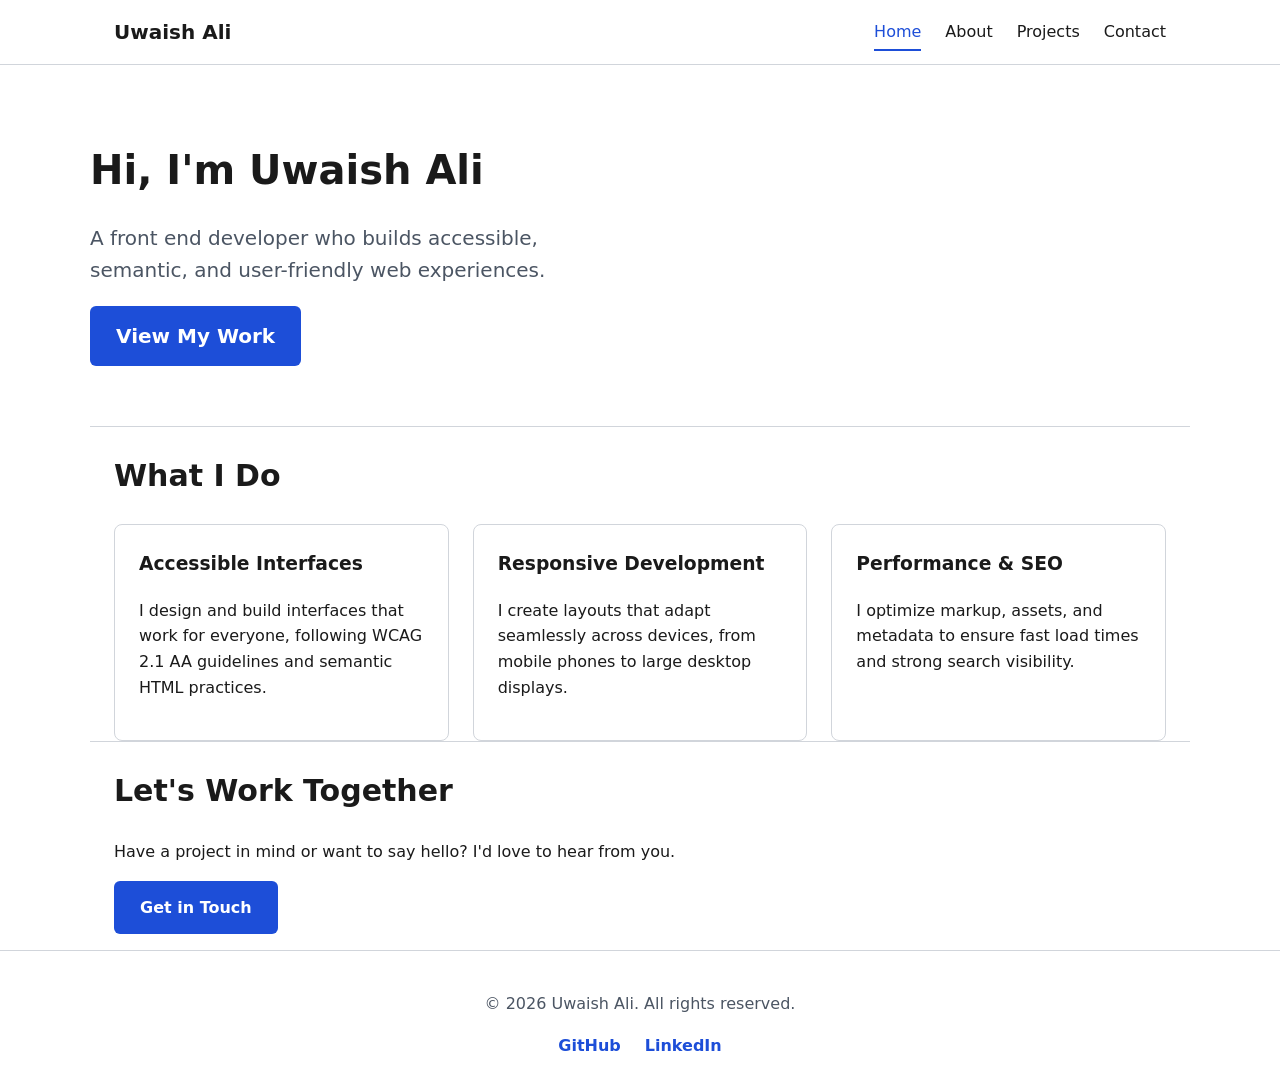
<file: Task 2/index.html>
<!DOCTYPE html>
<html lang="en">
<head>
  <meta charset="UTF-8" />
  <meta name="viewport" content="width=device-width, initial-scale=1.0" />

  <!-- SEO Meta Tags -->
  <title>Uwaish Ali | Front End Developer Portfolio</title>
  <meta name="description" content="Uwaish Ali is a front end developer specializing in accessible, semantic, and performant web applications using HTML5, CSS3, and JavaScript." />
  <meta name="author" content="Uwaish Ali" />
  <meta name="keywords" content="Uwaish Ali, front end developer, web developer portfolio, HTML5, CSS3, JavaScript, accessibility" />
  <link rel="canonical" href="https://example.com/index.html" />

  <!-- Open Graph / Social -->
  <meta property="og:title" content="Uwaish Ali | Front End Developer" />
  <meta property="og:description" content="Portfolio of Uwaish Ali, a front end developer focused on accessible and semantic web experiences." />
  <meta property="og:type" content="website" />
  <meta property="og:url" content="https://example.com/index.html" />
  <meta property="og:image" content="https://example.com/assets/og-image.jpg" />

  <meta name="twitter:card" content="summary_large_image" />
  <meta name="twitter:title" content="Uwaish Ali | Front End Developer" />
  <meta name="twitter:description" content="Portfolio of Uwaish Ali, a front end developer focused on accessible and semantic web experiences." />

  <link rel="stylesheet" href="style.css" />
</head>
<body>

  <!-- Skip link for keyboard / screen reader users -->
  <a class="skip-link" href="#main-content">Skip to main content</a>

  <header class="site-header">
    <div class="header-inner container">
      <a href="index.html" class="logo" aria-label="Uwaish Ali home page">Uwaish Ali</a>

      <nav class="primary-nav" aria-label="Primary navigation">
        <ul>
          <li><a href="index.html" aria-current="page">Home</a></li>
          <li><a href="about.html">About</a></li>
          <li><a href="projects.html">Projects</a></li>
          <li><a href="contact.html">Contact</a></li>
        </ul>
      </nav>
    </div>
  </header>

  <main id="main-content">

    <section class="hero container" aria-labelledby="hero-heading">
      <h1 id="hero-heading">Hi, I'm Uwaish Ali</h1>
      <p>A front end developer who builds accessible, semantic, and user-friendly web experiences.</p>
      <p>
        <a href="projects.html" class="btn">View My Work</a>
      </p>
    </section>

    <section class="container" aria-labelledby="intro-heading">
      <h2 id="intro-heading">What I Do</h2>
      <div class="grid">

        <article class="card">
          <h3>Accessible Interfaces</h3>
          <p>I design and build interfaces that work for everyone, following WCAG 2.1 AA guidelines and semantic HTML practices.</p>
        </article>

        <article class="card">
          <h3>Responsive Development</h3>
          <p>I create layouts that adapt seamlessly across devices, from mobile phones to large desktop displays.</p>
        </article>

        <article class="card">
          <h3>Performance &amp; SEO</h3>
          <p>I optimize markup, assets, and metadata to ensure fast load times and strong search visibility.</p>
        </article>

      </div>
    </section>

    <section class="container" aria-labelledby="cta-heading">
      <h2 id="cta-heading">Let's Work Together</h2>
      <p>Have a project in mind or want to say hello? I'd love to hear from you.</p>
      <p>
        <a href="contact.html" class="btn">Get in Touch</a>
      </p>
    </section>

  </main>

  <footer class="site-footer">
    <div class="container">
      <p>&copy; 2026 Uwaish Ali. All rights reserved.</p>
      <nav aria-label="Social media links">
        <ul class="social-list">
          <li><a href="https://github.com/" target="_blank" rel="noopener noreferrer">GitHub<span class="visually-hidden"> (opens in new tab)</span></a></li>
          <li><a href="https://linkedin.com/" target="_blank" rel="noopener noreferrer">LinkedIn<span class="visually-hidden"> (opens in new tab)</span></a></li>
        </ul>
      </nav>
    </div>
  </footer>

</body>
</html>
</file>
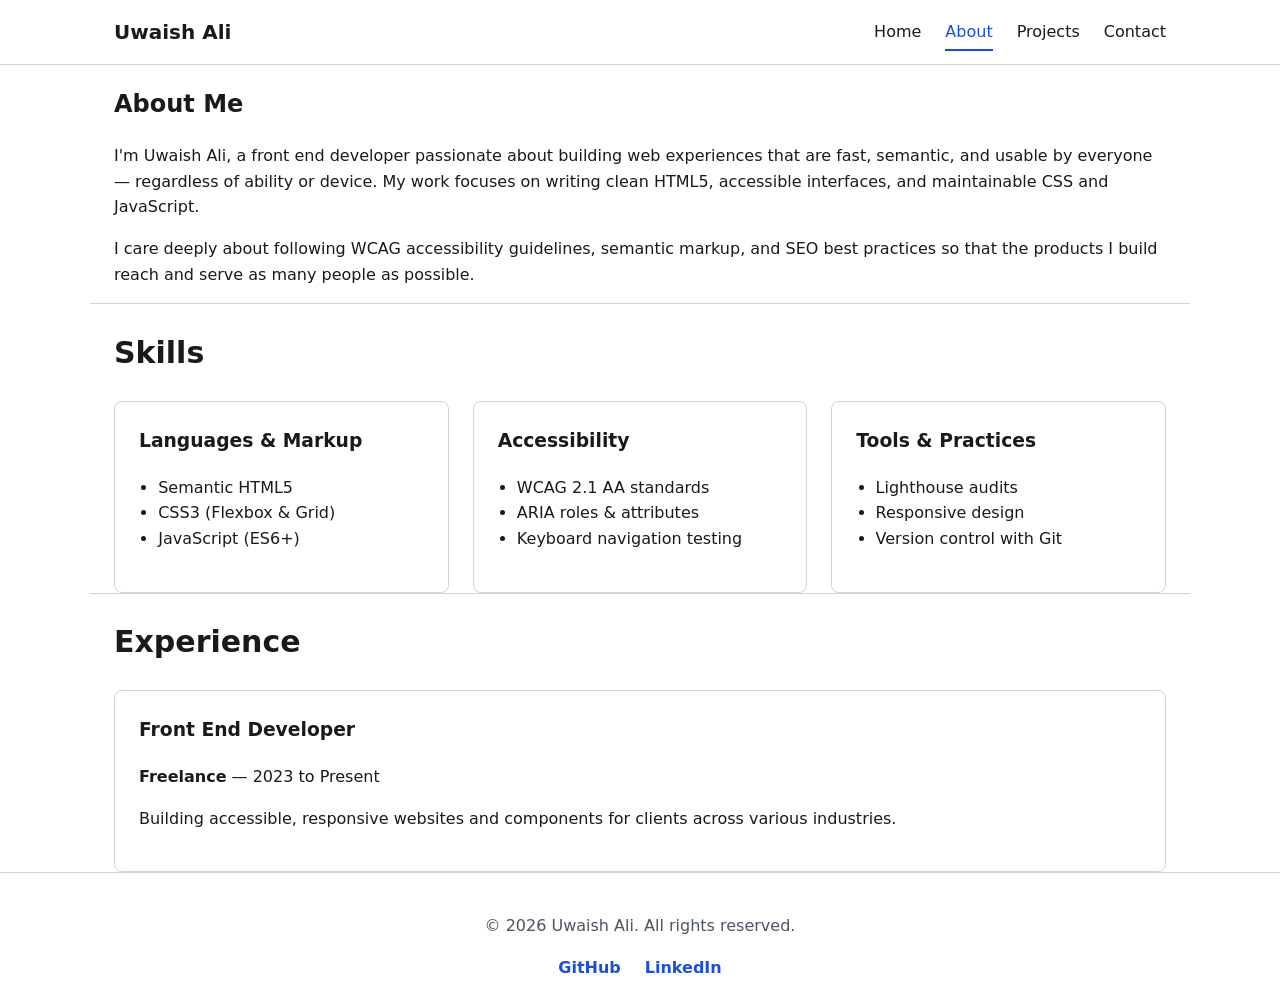
<file: Task 2/about.html>
<!DOCTYPE html>
<html lang="en">
<head>
  <meta charset="UTF-8" />
  <meta name="viewport" content="width=device-width, initial-scale=1.0" />

  <title>About | Uwaish Ali - Front End Developer</title>
  <meta name="description" content="Learn about Uwaish Ali's background, skills, and experience as a front end developer focused on accessibility and modern web standards." />
  <meta name="author" content="Uwaish Ali" />
  <link rel="canonical" href="https://example.com/about.html" />

  <meta property="og:title" content="About Uwaish Ali" />
  <meta property="og:description" content="Background, skills, and experience of front end developer Uwaish Ali." />
  <meta property="og:type" content="website" />
  <meta property="og:url" content="https://example.com/about.html" />

  <link rel="stylesheet" href="style.css" />
</head>
<body>

  <a class="skip-link" href="#main-content">Skip to main content</a>

  <header class="site-header">
    <div class="header-inner container">
      <a href="index.html" class="logo" aria-label="Uwaish Ali home page">Uwaish Ali</a>

      <nav class="primary-nav" aria-label="Primary navigation">
        <ul>
          <li><a href="index.html">Home</a></li>
          <li><a href="about.html" aria-current="page">About</a></li>
          <li><a href="projects.html">Projects</a></li>
          <li><a href="contact.html">Contact</a></li>
        </ul>
      </nav>
    </div>
  </header>

  <main id="main-content">

    <section class="container" aria-labelledby="about-heading">
      <h1 id="about-heading">About Me</h1>
      <p>
        I'm Uwaish Ali, a front end developer passionate about building web experiences
        that are fast, semantic, and usable by everyone &mdash; regardless of ability or device.
        My work focuses on writing clean HTML5, accessible interfaces, and maintainable CSS and JavaScript.
      </p>
      <p>
        I care deeply about following WCAG accessibility guidelines, semantic markup,
        and SEO best practices so that the products I build reach and serve as many people as possible.
      </p>
    </section>

    <section class="container" aria-labelledby="skills-heading">
      <h2 id="skills-heading">Skills</h2>
      <div class="grid">

        <article class="card">
          <h3>Languages &amp; Markup</h3>
          <ul>
            <li>Semantic HTML5</li>
            <li>CSS3 (Flexbox &amp; Grid)</li>
            <li>JavaScript (ES6+)</li>
          </ul>
        </article>

        <article class="card">
          <h3>Accessibility</h3>
          <ul>
            <li>WCAG 2.1 AA standards</li>
            <li>ARIA roles &amp; attributes</li>
            <li>Keyboard navigation testing</li>
          </ul>
        </article>

        <article class="card">
          <h3>Tools &amp; Practices</h3>
          <ul>
            <li>Lighthouse audits</li>
            <li>Responsive design</li>
            <li>Version control with Git</li>
          </ul>
        </article>

      </div>
    </section>

    <section class="container" aria-labelledby="experience-heading">
      <h2 id="experience-heading">Experience</h2>

      <article class="card">
        <h3>Front End Developer</h3>
        <p>
          <strong>Freelance</strong> &mdash; 2023 to Present
        </p>
        <p>Building accessible, responsive websites and components for clients across various industries.</p>
      </article>
    </section>

  </main>

  <footer class="site-footer">
    <div class="container">
      <p>&copy; 2026 Uwaish Ali. All rights reserved.</p>
      <nav aria-label="Social media links">
        <ul class="social-list">
          <li><a href="https://github.com/" target="_blank" rel="noopener noreferrer">GitHub<span class="visually-hidden"> (opens in new tab)</span></a></li>
          <li><a href="https://linkedin.com/" target="_blank" rel="noopener noreferrer">LinkedIn<span class="visually-hidden"> (opens in new tab)</span></a></li>
        </ul>
      </nav>
    </div>
  </footer>

</body>
</html>
</file>
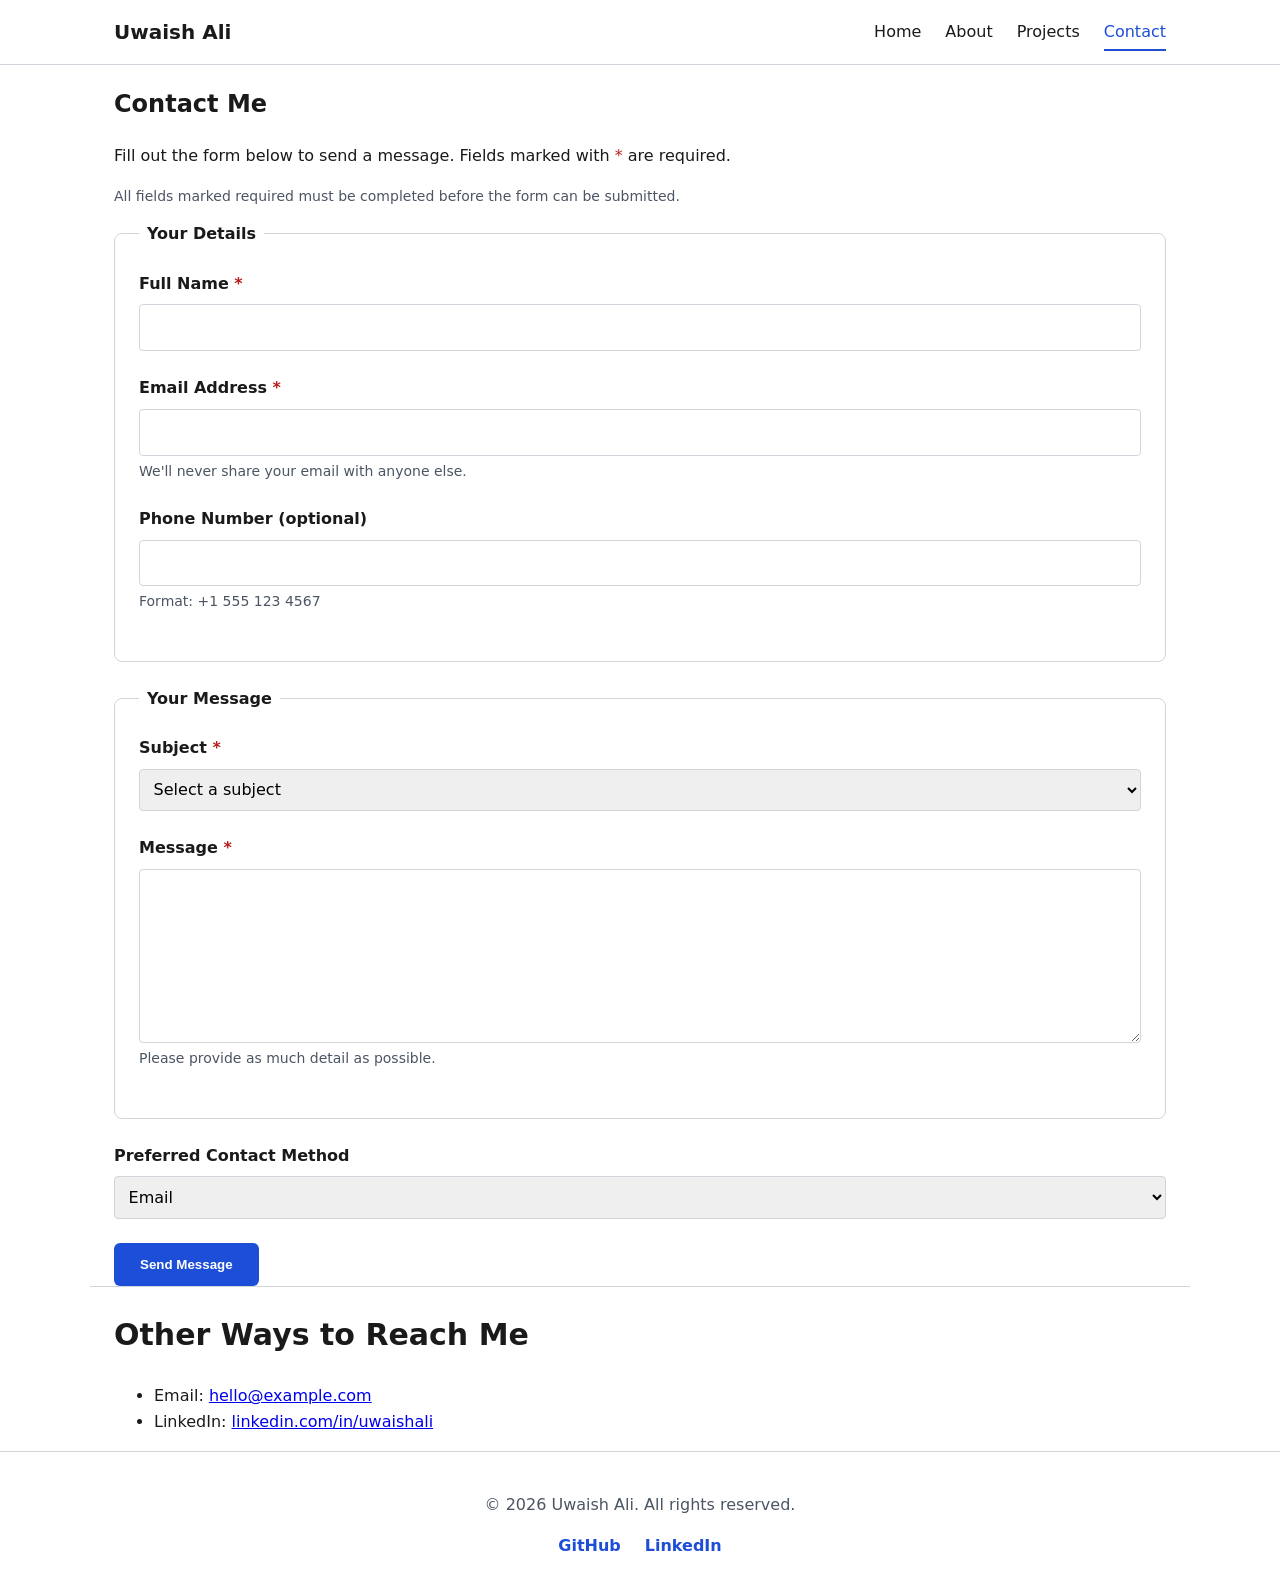
<file: Task 2/contact.html>
<!DOCTYPE html>
<html lang="en">
<head>
  <meta charset="UTF-8" />
  <meta name="viewport" content="width=device-width, initial-scale=1.0" />

  <title>Contact | Uwaish Ali - Front End Developer</title>
  <meta name="description" content="Get in touch with Uwaish Ali, a front end developer, using the accessible contact form for project inquiries and collaboration." />
  <meta name="author" content="Uwaish Ali" />
  <link rel="canonical" href="https://example.com/contact.html" />

  <meta property="og:title" content="Contact Uwaish Ali" />
  <meta property="og:description" content="Reach out to front end developer Uwaish Ali for project inquiries and collaboration." />
  <meta property="og:type" content="website" />
  <meta property="og:url" content="https://example.com/contact.html" />

  <link rel="stylesheet" href="style.css" />
</head>
<body>

  <a class="skip-link" href="#main-content">Skip to main content</a>

  <header class="site-header">
    <div class="header-inner container">
      <a href="index.html" class="logo" aria-label="Uwaish Ali home page">Uwaish Ali</a>

      <nav class="primary-nav" aria-label="Primary navigation">
        <ul>
          <li><a href="index.html">Home</a></li>
          <li><a href="about.html">About</a></li>
          <li><a href="projects.html">Projects</a></li>
          <li><a href="contact.html" aria-current="page">Contact</a></li>
        </ul>
      </nav>
    </div>
  </header>

  <main id="main-content">

    <section class="container" aria-labelledby="contact-heading">
      <h1 id="contact-heading">Contact Me</h1>
      <p>
        Fill out the form below to send a message. Fields marked with
        <span aria-hidden="true" class="required-indicator">*</span>
        <span class="visually-hidden">an asterisk</span> are required.
      </p>

      <form action="#" method="post" novalidate aria-describedby="form-instructions">
        <p id="form-instructions" class="form-hint">
          All fields marked required must be completed before the form can be submitted.
        </p>

        <fieldset>
          <legend>Your Details</legend>

          <div class="form-field">
            <label for="full-name">Full Name <span class="required-indicator" aria-hidden="true">*</span></label>
            <input
              type="text"
              id="full-name"
              name="full-name"
              autocomplete="name"
              required
              aria-required="true"
            />
          </div>

          <div class="form-field">
            <label for="email">Email Address <span class="required-indicator" aria-hidden="true">*</span></label>
            <input
              type="email"
              id="email"
              name="email"
              autocomplete="email"
              required
              aria-required="true"
              aria-describedby="email-hint"
            />
            <span id="email-hint" class="form-hint">We'll never share your email with anyone else.</span>
          </div>

          <div class="form-field">
            <label for="phone">Phone Number (optional)</label>
            <input
              type="tel"
              id="phone"
              name="phone"
              autocomplete="tel"
              aria-describedby="phone-hint"
            />
            <span id="phone-hint" class="form-hint">Format: +1 555 123 4567</span>
          </div>
        </fieldset>

        <fieldset>
          <legend>Your Message</legend>

          <div class="form-field">
            <label for="subject">Subject <span class="required-indicator" aria-hidden="true">*</span></label>
            <select id="subject" name="subject" required aria-required="true">
              <option value="">Select a subject</option>
              <option value="general">General Inquiry</option>
              <option value="project">Project Proposal</option>
              <option value="job">Job Opportunity</option>
              <option value="other">Other</option>
            </select>
          </div>

          <div class="form-field">
            <label for="message">Message <span class="required-indicator" aria-hidden="true">*</span></label>
            <textarea
              id="message"
              name="message"
              rows="6"
              required
              aria-required="true"
              aria-describedby="message-hint"
            ></textarea>
            <span id="message-hint" class="form-hint">Please provide as much detail as possible.</span>
          </div>
        </fieldset>

        <div class="form-field">
          <label for="contact-method">Preferred Contact Method</label>
          <select id="contact-method" name="contact-method">
            <option value="email">Email</option>
            <option value="phone">Phone</option>
          </select>
        </div>

        <button type="submit" class="btn">Send Message</button>
      </form>
    </section>

    <section class="container" aria-labelledby="alt-contact-heading">
      <h2 id="alt-contact-heading">Other Ways to Reach Me</h2>
      <ul>
        <li>Email: <a href="mailto:hello@example.com">hello@example.com</a></li>
        <li>LinkedIn: <a href="https://linkedin.com/" target="_blank" rel="noopener noreferrer">linkedin.com/in/uwaishali<span class="visually-hidden"> (opens in new tab)</span></a></li>
      </ul>
    </section>

  </main>

  <footer class="site-footer">
    <div class="container">
      <p>&copy; 2026 Uwaish Ali. All rights reserved.</p>
      <nav aria-label="Social media links">
        <ul class="social-list">
          <li><a href="https://github.com/" target="_blank" rel="noopener noreferrer">GitHub<span class="visually-hidden"> (opens in new tab)</span></a></li>
          <li><a href="https://linkedin.com/" target="_blank" rel="noopener noreferrer">LinkedIn<span class="visually-hidden"> (opens in new tab)</span></a></li>
        </ul>
      </nav>
    </div>
  </footer>

</body>
</html>
</file>
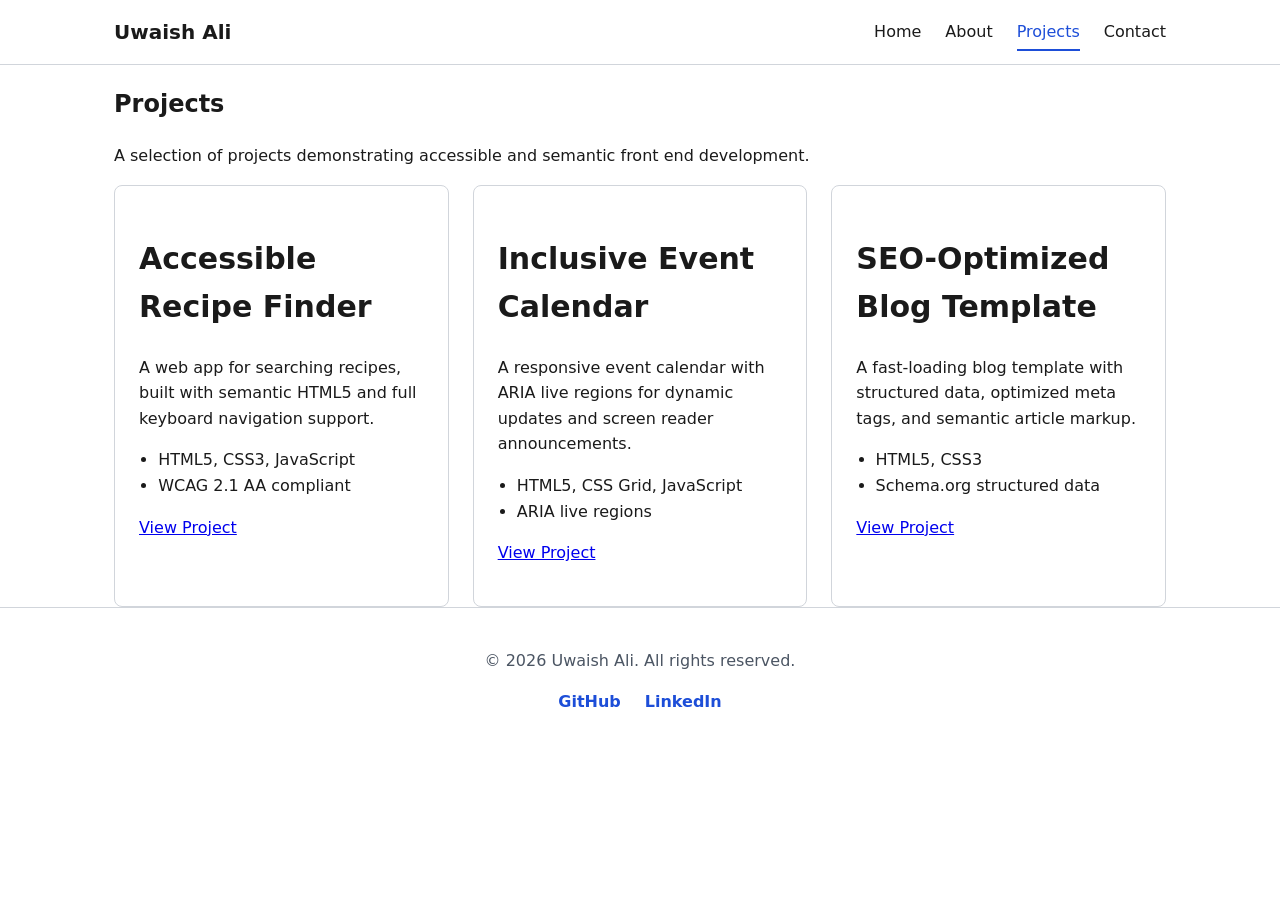
<file: Task 2/projects.html>
<!DOCTYPE html>
<html lang="en">
<head>
  <meta charset="UTF-8" />
  <meta name="viewport" content="width=device-width, initial-scale=1.0" />

  <title>Projects | Uwaish Ali - Front End Developer</title>
  <meta name="description" content="Explore selected projects by Uwaish Ali, showcasing accessible, responsive, and semantic front end development work." />
  <meta name="author" content="Uwaish Ali" />
  <link rel="canonical" href="https://example.com/projects.html" />

  <meta property="og:title" content="Projects by Uwaish Ali" />
  <meta property="og:description" content="A showcase of front end development projects by Uwaish Ali." />
  <meta property="og:type" content="website" />
  <meta property="og:url" content="https://example.com/projects.html" />

  <link rel="stylesheet" href="style.css" />
</head>
<body>

  <a class="skip-link" href="#main-content">Skip to main content</a>

  <header class="site-header">
    <div class="header-inner container">
      <a href="index.html" class="logo" aria-label="Uwaish Ali home page">Uwaish Ali</a>

      <nav class="primary-nav" aria-label="Primary navigation">
        <ul>
          <li><a href="index.html">Home</a></li>
          <li><a href="about.html">About</a></li>
          <li><a href="projects.html" aria-current="page">Projects</a></li>
          <li><a href="contact.html">Contact</a></li>
        </ul>
      </nav>
    </div>
  </header>

  <main id="main-content">

    <section class="container" aria-labelledby="projects-heading">
      <h1 id="projects-heading">Projects</h1>
      <p>A selection of projects demonstrating accessible and semantic front end development.</p>

      <div class="grid">

        <article class="card" aria-labelledby="project1-heading">
          <h2 id="project1-heading">Accessible Recipe Finder</h2>
          <p>A web app for searching recipes, built with semantic HTML5 and full keyboard navigation support.</p>
          <ul>
            <li>HTML5, CSS3, JavaScript</li>
            <li>WCAG 2.1 AA compliant</li>
          </ul>
          <p>
            <a href="#" aria-label="View Accessible Recipe Finder project details">View Project</a>
          </p>
        </article>

        <article class="card" aria-labelledby="project2-heading">
          <h2 id="project2-heading">Inclusive Event Calendar</h2>
          <p>A responsive event calendar with ARIA live regions for dynamic updates and screen reader announcements.</p>
          <ul>
            <li>HTML5, CSS Grid, JavaScript</li>
            <li>ARIA live regions</li>
          </ul>
          <p>
            <a href="#" aria-label="View Inclusive Event Calendar project details">View Project</a>
          </p>
        </article>

        <article class="card" aria-labelledby="project3-heading">
          <h2 id="project3-heading">SEO-Optimized Blog Template</h2>
          <p>A fast-loading blog template with structured data, optimized meta tags, and semantic article markup.</p>
          <ul>
            <li>HTML5, CSS3</li>
            <li>Schema.org structured data</li>
          </ul>
          <p>
            <a href="#" aria-label="View SEO-Optimized Blog Template project details">View Project</a>
          </p>
        </article>

      </div>
    </section>

  </main>

  <footer class="site-footer">
    <div class="container">
      <p>&copy; 2026 Uwaish Ali. All rights reserved.</p>
      <nav aria-label="Social media links">
        <ul class="social-list">
          <li><a href="https://github.com/" target="_blank" rel="noopener noreferrer">GitHub<span class="visually-hidden"> (opens in new tab)</span></a></li>
          <li><a href="https://linkedin.com/" target="_blank" rel="noopener noreferrer">LinkedIn<span class="visually-hidden"> (opens in new tab)</span></a></li>
        </ul>
      </nav>
    </div>
  </footer>

</body>
</html>
</file>
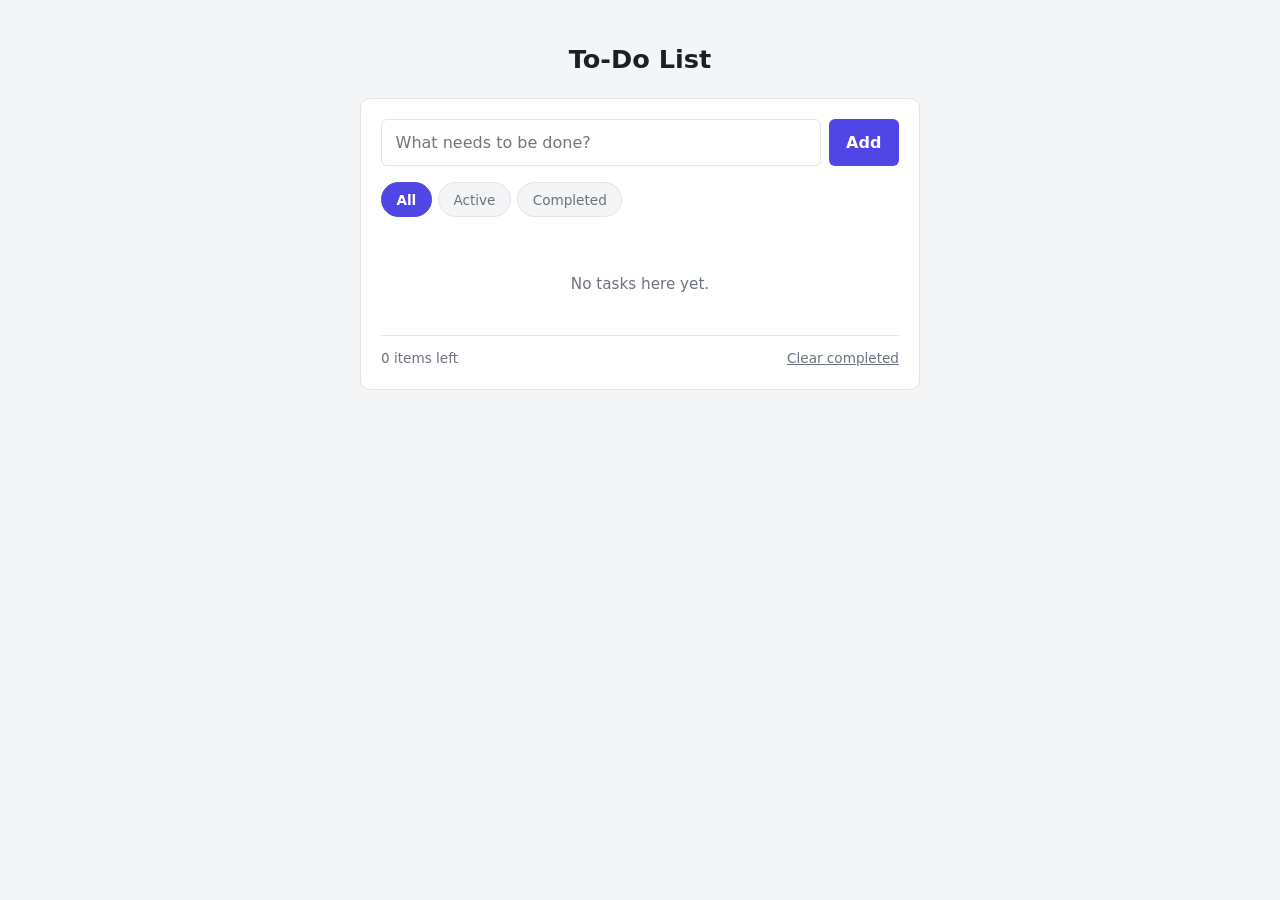
<file: Task 3/index 2.html>
<!DOCTYPE html>
<html lang="en">
<head>
<meta charset="UTF-8" />
<meta name="viewport" content="width=device-width, initial-scale=1.0" />
<title>To-Do List</title>
<style>
  :root {
    --bg: #f4f5f7;
    --surface: #ffffff;
    --text: #1c1f24;
    --muted: #6b7280;
    --border: #e2e4e9;
    --accent: #4f46e5;
    --accent-dark: #3730a3;
    --danger: #dc2626;
    --done: #16a34a;
    --radius: 10px;
  }

  * { box-sizing: border-box; }

  body {
    margin: 0;
    font-family: system-ui, -apple-system, "Segoe UI", Arial, sans-serif;
    background-color: var(--bg);
    color: var(--text);
    display: flex;
    justify-content: center;
    padding: 2.5rem 1rem;
    line-height: 1.5;
  }

  main {
    width: 100%;
    max-width: 560px;
  }

  h1 {
    font-size: 1.6rem;
    margin: 0 0 1.25rem;
    text-align: center;
  }

  .card {
    background-color: var(--surface);
    border: 1px solid var(--border);
    border-radius: var(--radius);
    padding: 1.25rem;
  }

  /* Add form */
  #todo-form {
    display: flex;
    gap: 0.5rem;
    margin-bottom: 1rem;
  }

  #todo-input {
    flex: 1;
    padding: 0.65rem 0.85rem;
    border: 1px solid var(--border);
    border-radius: 6px;
    font: inherit;
  }

  #todo-input:focus,
  button:focus-visible,
  input:focus-visible {
    outline: 3px solid var(--accent);
    outline-offset: 1px;
  }

  button {
    cursor: pointer;
    font: inherit;
  }

  #add-btn {
    background-color: var(--accent);
    color: #fff;
    border: none;
    padding: 0.65rem 1.1rem;
    border-radius: 6px;
    font-weight: 600;
  }

  #add-btn:hover { background-color: var(--accent-dark); }

  /* Filters */
  .filters {
    display: flex;
    gap: 0.4rem;
    margin-bottom: 1rem;
  }

  .filter-btn {
    background-color: var(--bg);
    border: 1px solid var(--border);
    padding: 0.4rem 0.9rem;
    border-radius: 999px;
    font-size: 0.85rem;
    color: var(--muted);
  }

  .filter-btn[aria-pressed="true"] {
    background-color: var(--accent);
    border-color: var(--accent);
    color: #fff;
    font-weight: 600;
  }

  /* List */
  #todo-list {
    list-style: none;
    margin: 0;
    padding: 0;
    display: flex;
    flex-direction: column;
    gap: 0.5rem;
  }

  .todo-item {
    display: flex;
    align-items: center;
    gap: 0.6rem;
    padding: 0.65rem 0.5rem;
    border: 1px solid var(--border);
    border-radius: 8px;
    background-color: var(--surface);
  }

  .todo-item.completed .todo-text {
    text-decoration: line-through;
    color: var(--muted);
  }

  .todo-checkbox {
    width: 1.15rem;
    height: 1.15rem;
    flex-shrink: 0;
    accent-color: var(--done);
    cursor: pointer;
  }

  .todo-text {
    flex: 1;
    word-break: break-word;
    cursor: text;
  }

  .todo-edit-input {
    flex: 1;
    padding: 0.4rem 0.5rem;
    border: 1px solid var(--accent);
    border-radius: 6px;
    font: inherit;
  }

  .icon-btn {
    background: none;
    border: none;
    font-size: 1.05rem;
    padding: 0.3rem;
    border-radius: 6px;
    line-height: 1;
    color: var(--muted);
  }

  .icon-btn:hover { background-color: var(--bg); }
  .icon-btn.delete-btn:hover { color: var(--danger); }
  .icon-btn.edit-btn:hover { color: var(--accent); }

  .empty-state {
    text-align: center;
    color: var(--muted);
    padding: 1.5rem 0;
    font-size: 0.95rem;
  }

  .footer-row {
    display: flex;
    justify-content: space-between;
    align-items: center;
    margin-top: 1rem;
    padding-top: 0.75rem;
    border-top: 1px solid var(--border);
    font-size: 0.85rem;
    color: var(--muted);
  }

  #clear-completed {
    background: none;
    border: none;
    color: var(--muted);
    text-decoration: underline;
    padding: 0;
  }

  #clear-completed:hover { color: var(--danger); }

  .visually-hidden {
    position: absolute;
    width: 1px;
    height: 1px;
    overflow: hidden;
    clip: rect(0,0,0,0);
    white-space: nowrap;
  }
</style>
</head>
<body>

<main>
  <h1>To-Do List</h1>

  <div class="card">
    <form id="todo-form">
      <label for="todo-input" class="visually-hidden">Add a new task</label>
      <input
        type="text"
        id="todo-input"
        placeholder="What needs to be done?"
        autocomplete="off"
        maxlength="200"
      />
      <button type="submit" id="add-btn">Add</button>
    </form>

    <div class="filters" role="group" aria-label="Filter tasks">
      <button class="filter-btn" data-filter="all" aria-pressed="true">All</button>
      <button class="filter-btn" data-filter="active" aria-pressed="false">Active</button>
      <button class="filter-btn" data-filter="completed" aria-pressed="false">Completed</button>
    </div>

    <ul id="todo-list" aria-live="polite"></ul>

    <p class="empty-state" id="empty-state" hidden>No tasks here yet.</p>

    <div class="footer-row">
      <span id="items-left">0 items left</span>
      <button id="clear-completed" type="button">Clear completed</button>
    </div>
  </div>
</main>

<script>
(function () {
  "use strict";

  const STORAGE_KEY = "todo-app:tasks";

  /** @type {{id:string, text:string, completed:boolean}[]} */
  let tasks = [];
  let currentFilter = "all"; // 'all' | 'active' | 'completed'

  // ---------- DOM references ----------
  const form = document.getElementById("todo-form");
  const input = document.getElementById("todo-input");
  const list = document.getElementById("todo-list");
  const emptyState = document.getElementById("empty-state");
  const itemsLeftEl = document.getElementById("items-left");
  const clearCompletedBtn = document.getElementById("clear-completed");
  const filterButtons = document.querySelectorAll(".filter-btn");

  // ---------- Persistence ----------
  function loadTasks() {
    try {
      const raw = localStorage.getItem(STORAGE_KEY);
      tasks = raw ? JSON.parse(raw) : [];
    } catch (err) {
      console.error("Failed to load tasks from localStorage:", err);
      tasks = [];
    }
  }

  function saveTasks() {
    try {
      localStorage.setItem(STORAGE_KEY, JSON.stringify(tasks));
    } catch (err) {
      console.error("Failed to save tasks to localStorage:", err);
    }
  }

  function generateId() {
    return Date.now().toString(36) + Math.random().toString(36).slice(2, 8);
  }

  // ---------- CRUD ----------
  function addTask(text) {
    const trimmed = text.trim();
    if (!trimmed) return;
    tasks.push({ id: generateId(), text: trimmed, completed: false });
    saveTasks();
    render();
  }

  function updateTaskText(id, newText) {
    const trimmed = newText.trim();
    const task = tasks.find((t) => t.id === id);
    if (!task) return;
    if (trimmed) {
      task.text = trimmed;
    }
    saveTasks();
    render();
  }

  function toggleTaskCompleted(id) {
    const task = tasks.find((t) => t.id === id);
    if (!task) return;
    task.completed = !task.completed;
    saveTasks();
    render();
  }

  function deleteTask(id) {
    tasks = tasks.filter((t) => t.id !== id);
    saveTasks();
    render();
  }

  function clearCompleted() {
    tasks = tasks.filter((t) => !t.completed);
    saveTasks();
    render();
  }

  // ---------- Filtering ----------
  function getFilteredTasks() {
    if (currentFilter === "active") return tasks.filter((t) => !t.completed);
    if (currentFilter === "completed") return tasks.filter((t) => t.completed);
    return tasks;
  }

  function setFilter(filter) {
    currentFilter = filter;
    filterButtons.forEach((btn) => {
      const isActive = btn.dataset.filter === filter;
      btn.setAttribute("aria-pressed", String(isActive));
    });
    render();
  }

  // ---------- Rendering ----------
  function createTaskElement(task) {
    const li = document.createElement("li");
    li.className = "todo-item" + (task.completed ? " completed" : "");
    li.dataset.id = task.id;

    const checkbox = document.createElement("input");
    checkbox.type = "checkbox";
    checkbox.className = "todo-checkbox";
    checkbox.checked = task.completed;
    checkbox.setAttribute("aria-label", "Mark \"" + task.text + "\" as " + (task.completed ? "active" : "completed"));
    checkbox.dataset.action = "toggle";

    const span = document.createElement("span");
    span.className = "todo-text";
    span.textContent = task.text;
    span.tabIndex = 0;
    span.dataset.action = "edit";
    span.setAttribute("role", "button");
    span.setAttribute("aria-label", "Edit task: " + task.text);

    const editBtn = document.createElement("button");
    editBtn.type = "button";
    editBtn.className = "icon-btn edit-btn";
    editBtn.dataset.action = "edit";
    editBtn.setAttribute("aria-label", "Edit \"" + task.text + "\"");
    editBtn.textContent = "✏️";

    const deleteBtn = document.createElement("button");
    deleteBtn.type = "button";
    deleteBtn.className = "icon-btn delete-btn";
    deleteBtn.dataset.action = "delete";
    deleteBtn.setAttribute("aria-label", "Delete \"" + task.text + "\"");
    deleteBtn.textContent = "🗑️";

    li.append(checkbox, span, editBtn, deleteBtn);
    return li;
  }

  function enterEditMode(li, task) {
    const span = li.querySelector(".todo-text");
    if (!span || li.querySelector(".todo-edit-input")) return;

    const editInput = document.createElement("input");
    editInput.type = "text";
    editInput.className = "todo-edit-input";
    editInput.value = task.text;
    editInput.maxLength = 200;
    editInput.setAttribute("aria-label", "Edit task text");

    span.replaceWith(editInput);
    editInput.focus();
    editInput.select();

    function commit() {
      updateTaskText(task.id, editInput.value);
    }

    editInput.addEventListener("blur", commit, { once: true });
    editInput.addEventListener("keydown", (e) => {
      if (e.key === "Enter") {
        e.preventDefault();
        editInput.blur();
      } else if (e.key === "Escape") {
        e.preventDefault();
        editInput.removeEventListener("blur", commit);
        render(); // discard changes
      }
    });
  }

  function render() {
    const filtered = getFilteredTasks();

    list.innerHTML = "";
    filtered.forEach((task) => {
      list.appendChild(createTaskElement(task));
    });

    emptyState.hidden = filtered.length !== 0;
    if (filtered.length === 0) {
      emptyState.textContent =
        currentFilter === "active" ? "No active tasks. Nice work!" :
        currentFilter === "completed" ? "No completed tasks yet." :
        "No tasks here yet.";
    }

    const remaining = tasks.filter((t) => !t.completed).length;
    itemsLeftEl.textContent = remaining + (remaining === 1 ? " item left" : " items left");
  }

  // ---------- Event listeners ----------
  form.addEventListener("submit", (e) => {
    e.preventDefault();
    addTask(input.value);
    input.value = "";
    input.focus();
  });

  filterButtons.forEach((btn) => {
    btn.addEventListener("click", () => setFilter(btn.dataset.filter));
  });

  clearCompletedBtn.addEventListener("click", clearCompleted);

  // Delegated events for the dynamically rendered list
  list.addEventListener("click", (e) => {
    const li = e.target.closest(".todo-item");
    if (!li) return;
    const id = li.dataset.id;
    const action = e.target.dataset.action;
    const task = tasks.find((t) => t.id === id);
    if (!task) return;

    if (action === "toggle") {
      toggleTaskCompleted(id);
    } else if (action === "delete") {
      deleteTask(id);
    } else if (action === "edit") {
      enterEditMode(li, task);
    }
  });

  list.addEventListener("keydown", (e) => {
    if (e.key !== "Enter" && e.key !== " ") return;
    const target = e.target;
    if (target.dataset && target.dataset.action === "edit" && target.tagName === "SPAN") {
      e.preventDefault();
      const li = target.closest(".todo-item");
      const task = tasks.find((t) => t.id === li.dataset.id);
      if (task) enterEditMode(li, task);
    }
  });

  // ---------- Init ----------
  loadTasks();
  render();
})();
</script>

</body>
</html>
</file>
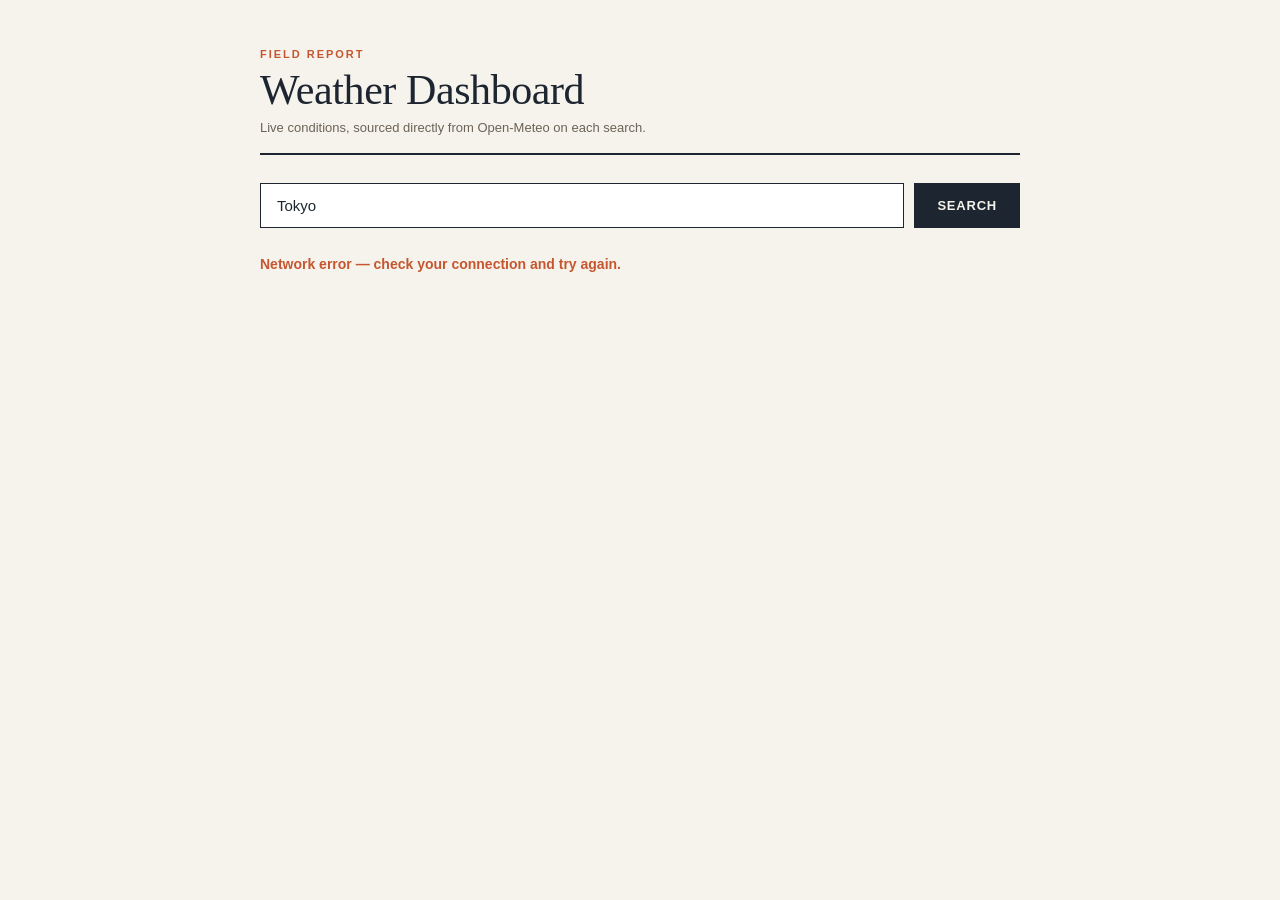
<file: Task 4/weather-dashboard.html>
<!DOCTYPE html>
<html lang="en">
<head>
<meta charset="UTF-8" />
<meta name="viewport" content="width=device-width, initial-scale=1.0" />
<title>Weather Dashboard</title>
<style>
  :root{
    --ink:#1c2530;
    --paper:#f6f3ec;
    --line:#d9d3c4;
    --accent:#c5562f;
    --sky:#2f5d7c;
    --mute:#6b6357;
    --card:#ffffff;
  }
  *{box-sizing:border-box;}
  html,body{margin:0;padding:0;}
  body{
    font-family:'Iowan Old Style','Georgia',serif;
    background:var(--paper);
    color:var(--ink);
    min-height:100vh;
    display:flex;
    flex-direction:column;
    align-items:center;
    padding:48px 20px 80px;
  }
  .masthead{
    width:100%;
    max-width:760px;
    border-bottom:2px solid var(--ink);
    padding-bottom:18px;
    margin-bottom:28px;
  }
  .masthead .kicker{
    font-family:'Helvetica Neue',Arial,sans-serif;
    letter-spacing:.18em;
    text-transform:uppercase;
    font-size:11px;
    color:var(--accent);
    font-weight:700;
  }
  .masthead h1{
    font-size:42px;
    margin:6px 0 0;
    font-weight:400;
    letter-spacing:-0.01em;
  }
  .masthead .sub{
    font-family:'Helvetica Neue',Arial,sans-serif;
    font-size:13px;
    color:var(--mute);
    margin-top:6px;
  }

  .search-row{
    width:100%;
    max-width:760px;
    display:flex;
    gap:10px;
    margin-bottom:28px;
  }
  .search-row input{
    flex:1;
    font-family:'Helvetica Neue',Arial,sans-serif;
    font-size:15px;
    padding:13px 16px;
    border:1.5px solid var(--ink);
    background:var(--card);
    color:var(--ink);
    outline:none;
  }
  .search-row input:focus{
    border-color:var(--accent);
  }
  .search-row button{
    font-family:'Helvetica Neue',Arial,sans-serif;
    font-size:13px;
    letter-spacing:.06em;
    text-transform:uppercase;
    font-weight:700;
    padding:13px 22px;
    border:1.5px solid var(--ink);
    background:var(--ink);
    color:var(--paper);
    cursor:pointer;
    transition:background .15s ease, color .15s ease;
  }
  .search-row button:hover{
    background:var(--accent);
    border-color:var(--accent);
  }
  .search-row button:disabled{
    opacity:.5;
    cursor:wait;
  }

  .status{
    width:100%;
    max-width:760px;
    font-family:'Helvetica Neue',Arial,sans-serif;
    font-size:14px;
    min-height:20px;
    margin-bottom:18px;
  }
  .status.error{ color:var(--accent); font-weight:600; }
  .status.loading{ color:var(--mute); }
  .status.empty{ color:var(--mute); font-style:italic; }

  .dashboard{
    width:100%;
    max-width:760px;
    display:none;
  }
  .dashboard.visible{ display:block; }

  .location-card{
    border:1.5px solid var(--ink);
    background:var(--card);
    padding:28px 30px;
    margin-bottom:22px;
    position:relative;
  }
  .location-card .place{
    font-size:26px;
    margin:0;
  }
  .location-card .coords{
    font-family:'Helvetica Neue',Arial,sans-serif;
    font-size:12px;
    color:var(--mute);
    margin-top:4px;
    letter-spacing:.02em;
  }
  .location-card .updated{
    font-family:'Helvetica Neue',Arial,sans-serif;
    font-size:11px;
    color:var(--mute);
    position:absolute;
    top:28px;
    right:30px;
    text-align:right;
  }
  .now-temp{
    display:flex;
    align-items:baseline;
    gap:14px;
    margin-top:18px;
  }
  .now-temp .big{
    font-size:64px;
    line-height:1;
  }
  .now-temp .desc{
    font-family:'Helvetica Neue',Arial,sans-serif;
    font-size:15px;
    color:var(--sky);
    font-weight:600;
  }

  .metrics{
    display:grid;
    grid-template-columns:repeat(3,1fr);
    gap:14px;
    margin-bottom:22px;
  }
  .metric{
    border:1.5px solid var(--line);
    background:var(--card);
    padding:18px;
  }
  .metric .label{
    font-family:'Helvetica Neue',Arial,sans-serif;
    font-size:10.5px;
    letter-spacing:.1em;
    text-transform:uppercase;
    color:var(--mute);
  }
  .metric .value{
    font-size:28px;
    margin-top:6px;
  }
  .metric .value span{
    font-size:14px;
    font-family:'Helvetica Neue',Arial,sans-serif;
    color:var(--mute);
  }

  .forecast-title{
    font-family:'Helvetica Neue',Arial,sans-serif;
    font-size:11px;
    letter-spacing:.14em;
    text-transform:uppercase;
    color:var(--mute);
    border-top:1.5px solid var(--ink);
    padding-top:14px;
    margin-bottom:12px;
  }
  .forecast{
    display:grid;
    grid-template-columns:repeat(5,1fr);
    gap:10px;
  }
  .day{
    border:1px solid var(--line);
    background:var(--card);
    padding:12px 8px;
    text-align:center;
  }
  .day .dname{
    font-family:'Helvetica Neue',Arial,sans-serif;
    font-size:11px;
    font-weight:700;
    text-transform:uppercase;
    color:var(--sky);
  }
  .day .drange{
    font-size:15px;
    margin-top:8px;
  }
  .day .drange .lo{
    color:var(--mute);
    font-size:13px;
  }

  @media (max-width:560px){
    .masthead h1{ font-size:30px; }
    .metrics{ grid-template-columns:1fr; }
    .forecast{ grid-template-columns:repeat(5,1fr); gap:6px; }
    .day{ padding:8px 4px; }
    .now-temp .big{ font-size:48px; }
    .location-card .updated{ position:static; display:block; margin-top:10px; text-align:left; }
  }
</style>
</head>
<body>

<div class="masthead">
  <div class="kicker">Field Report</div>
  <h1>Weather Dashboard</h1>
  <div class="sub">Live conditions, sourced directly from Open-Meteo on each search.</div>
</div>

<div class="search-row">
  <input id="cityInput" type="text" placeholder="Search a city — e.g. Lisbon, Austin, Nairobi" autocomplete="off" />
  <button id="searchBtn">Search</button>
</div>

<div class="status" id="status"></div>

<div class="dashboard" id="dashboard">
  <div class="location-card">
    <div class="updated" id="updated"></div>
    <p class="place" id="placeName"></p>
    <div class="coords" id="coords"></div>
    <div class="now-temp">
      <div class="big" id="bigTemp"></div>
      <div class="desc" id="conditionDesc"></div>
    </div>
  </div>

  <div class="metrics">
    <div class="metric">
      <div class="label">Feels Like</div>
      <div class="value" id="feelsLike"></div>
    </div>
    <div class="metric">
      <div class="label">Humidity</div>
      <div class="value" id="humidity"></div>
    </div>
    <div class="metric">
      <div class="label">Wind Speed</div>
      <div class="value" id="windSpeed"></div>
    </div>
  </div>

  <div class="forecast-title">Next 5 days</div>
  <div class="forecast" id="forecast"></div>
</div>

<script>
(() => {
  const GEOCODE_URL = "https://geocoding-api.open-meteo.com/v1/search";
  const FORECAST_URL = "https://api.open-meteo.com/v1/forecast";

  const cityInput   = document.getElementById("cityInput");
  const searchBtn   = document.getElementById("searchBtn");
  const statusEl    = document.getElementById("status");
  const dashboard   = document.getElementById("dashboard");

  const placeName   = document.getElementById("placeName");
  const coords      = document.getElementById("coords");
  const updated     = document.getElementById("updated");
  const bigTemp      = document.getElementById("bigTemp");
  const conditionDesc= document.getElementById("conditionDesc");
  const feelsLike    = document.getElementById("feelsLike");
  const humidity     = document.getElementById("humidity");
  const windSpeed     = document.getElementById("windSpeed");
  const forecastEl   = document.getElementById("forecast");

  // WMO weather code -> human description, per Open-Meteo's documented mapping
  const WMO = {
    0:"Clear sky",1:"Mainly clear",2:"Partly cloudy",3:"Overcast",
    45:"Fog",48:"Freezing fog",
    51:"Light drizzle",53:"Drizzle",55:"Dense drizzle",
    56:"Light freezing drizzle",57:"Freezing drizzle",
    61:"Light rain",63:"Rain",65:"Heavy rain",
    66:"Light freezing rain",67:"Freezing rain",
    71:"Light snow",73:"Snow",75:"Heavy snow",77:"Snow grains",
    80:"Light showers",81:"Showers",82:"Violent showers",
    85:"Light snow showers",86:"Snow showers",
    95:"Thunderstorm",96:"Thunderstorm w/ hail",99:"Severe thunderstorm w/ hail"
  };
  const describeCode = code => WMO[code] ?? "Conditions unavailable";

  function setStatus(message, kind) {
    statusEl.textContent = message || "";
    statusEl.className = "status" + (kind ? " " + kind : "");
  }

  function setLoading(isLoading) {
    searchBtn.disabled = isLoading;
    searchBtn.textContent = isLoading ? "Searching…" : "Search";
  }

  // Step 1: geocode the city name to lat/lon (Open-Meteo's geocoding endpoint)
  async function geocodeCity(name) {
    const url = `${GEOCODE_URL}?name=${encodeURIComponent(name)}&count=1&language=en&format=json`;
    let response;
    try {
      response = await fetch(url);
    } catch (networkErr) {
      throw new Error("Network error — check your connection and try again.");
    }
    if (!response.ok) {
      throw new Error(`Location lookup failed (status ${response.status}).`);
    }
    const data = await response.json();
    if (!data.results || data.results.length === 0) {
      throw new Error(`No city found matching "${name}".`);
    }
    const match = data.results[0];
    return {
      name: match.name,
      country: match.country ?? "",
      admin1: match.admin1 ?? "",
      latitude: match.latitude,
      longitude: match.longitude
    };
  }

  // Step 2: fetch current + daily forecast for those coordinates
  async function fetchForecast(lat, lon) {
    const params = new URLSearchParams({
      latitude: lat,
      longitude: lon,
      current: "temperature_2m,apparent_temperature,relative_humidity_2m,wind_speed_10m,weather_code",
      daily: "weather_code,temperature_2m_max,temperature_2m_min",
      timezone: "auto",
      forecast_days: "6"
    });
    const url = `${FORECAST_URL}?${params.toString()}`;

    let response;
    try {
      response = await fetch(url);
    } catch (networkErr) {
      throw new Error("Network error while fetching weather data.");
    }
    if (!response.ok) {
      throw new Error(`Weather service returned an error (status ${response.status}).`);
    }
    const data = await response.json();
    if (!data.current || !data.daily) {
      throw new Error("Weather data was incomplete or malformed.");
    }
    return data;
  }

  function renderDashboard(place, weather) {
    const cur = weather.current;
    const daily = weather.daily;

    placeName.textContent = [place.name, place.admin1, place.country].filter(Boolean).join(", ");
    coords.textContent = `${place.latitude.toFixed(2)}°, ${place.longitude.toFixed(2)}°`;

    const obsTime = new Date(cur.time);
    updated.textContent = "Observed " + obsTime.toLocaleString(undefined, {
      weekday: "short", hour: "2-digit", minute: "2-digit"
    });

    bigTemp.textContent = `${Math.round(cur.temperature_2m)}°C`;
    conditionDesc.textContent = describeCode(cur.weather_code);

    feelsLike.innerHTML = `${Math.round(cur.apparent_temperature)}<span>°C</span>`;
    humidity.innerHTML = `${Math.round(cur.relative_humidity_2m)}<span>%</span>`;
    windSpeed.innerHTML = `${Math.round(cur.wind_speed_10m)}<span> km/h</span>`;

    // 5-day forecast, skipping today (index 0)
    forecastEl.innerHTML = "";
    const days = daily.time.slice(1, 6);
    days.forEach((dateStr, i) => {
      const idx = i + 1;
      const date = new Date(dateStr);
      const dayCard = document.createElement("div");
      dayCard.className = "day";
      dayCard.innerHTML = `
        <div class="dname">${date.toLocaleDateString(undefined, { weekday: "short" })}</div>
        <div class="drange">${Math.round(daily.temperature_2m_max[idx])}°
          <span class="lo">/ ${Math.round(daily.temperature_2m_min[idx])}°</span>
        </div>
      `;
      forecastEl.appendChild(dayCard);
    });

    dashboard.classList.add("visible");
  }

  async function runSearch() {
    const city = cityInput.value.trim();
    if (!city) {
      setStatus("Type a city name to search.", "empty");
      return;
    }

    setLoading(true);
    setStatus(`Looking up "${city}"…`, "loading");
    dashboard.classList.remove("visible");

    try {
      const place = await geocodeCity(city);
      setStatus(`Fetching live conditions for ${place.name}…`, "loading");
      const weather = await fetchForecast(place.latitude, place.longitude);
      renderDashboard(place, weather);
      setStatus("", "");
    } catch (err) {
      setStatus(err.message || "Something went wrong. Please try again.", "error");
    } finally {
      setLoading(false);
    }
  }

  searchBtn.addEventListener("click", runSearch);
  cityInput.addEventListener("keydown", (e) => {
    if (e.key === "Enter") runSearch();
  });

  // Load a default city on first paint so the dashboard isn't empty
  cityInput.value = "Tokyo";
  runSearch();
})();
</script>
</body>
</html>
</file>
<file: Task 2/style.css>
/* ===== Base & Reset ===== */
:root {
  --color-bg: #ffffff;
  --color-text: #1a1a1a;
  --color-primary: #1d4ed8;
  --color-primary-dark: #1e3a8a;
  --color-muted: #4b5563;
  --color-border: #d1d5db;
  --color-focus: #f59e0b;
  --max-width: 1100px;
  --space-1: 0.5rem;
  --space-2: 1rem;
  --space-3: 1.5rem;
  --space-4: 2.5rem;
  font-size: 100%;
}

* {
  box-sizing: border-box;
}

body {
  margin: 0;
  font-family: "Segoe UI", system-ui, -apple-system, Arial, sans-serif;
  line-height: 1.6;
  color: var(--color-text);
  background-color: var(--color-bg);
}

img {
  max-width: 100%;
  display: block;
}

/* ===== Skip Link (Accessibility) ===== */
.skip-link {
  position: absolute;
  left: -999px;
  top: auto;
  background: var(--color-primary);
  color: #fff;
  padding: var(--space-1) var(--space-2);
  z-index: 1000;
  border-radius: 0 0 4px 0;
}

.skip-link:focus {
  left: 0;
  top: 0;
}

/* ===== Focus Visibility ===== */
a:focus-visible,
button:focus-visible,
input:focus-visible,
textarea:focus-visible,
select:focus-visible {
  outline: 3px solid var(--color-focus);
  outline-offset: 2px;
}

/* ===== Layout ===== */
.container {
  width: 100%;
  max-width: var(--max-width);
  margin: 0 auto;
  padding: 0 var(--space-3);
}

/* ===== Header & Nav ===== */
.site-header {
  border-bottom: 1px solid var(--color-border);
  background-color: var(--color-bg);
  position: sticky;
  top: 0;
  z-index: 100;
}

.header-inner {
  display: flex;
  align-items: center;
  justify-content: space-between;
  flex-wrap: wrap;
  padding: var(--space-2) var(--space-3);
}

.logo {
  font-size: 1.25rem;
  font-weight: 700;
  text-decoration: none;
  color: var(--color-text);
}

.primary-nav ul {
  display: flex;
  flex-wrap: wrap;
  gap: var(--space-3);
  list-style: none;
  margin: 0;
  padding: 0;
}

.primary-nav a {
  text-decoration: none;
  color: var(--color-text);
  font-weight: 500;
  padding: var(--space-1) 0;
}

.primary-nav a:hover,
.primary-nav a[aria-current="page"] {
  color: var(--color-primary);
  border-bottom: 2px solid var(--color-primary);
}

/* ===== Hero ===== */
.hero {
  padding: var(--space-4) 0;
  text-align: left;
}

.hero h1 {
  font-size: 2.5rem;
  margin-bottom: var(--space-1);
}

.hero p {
  font-size: 1.25rem;
  color: var(--color-muted);
  max-width: 40ch;
}

/* ===== Buttons ===== */
.btn {
  display: inline-block;
  padding: 0.75rem 1.5rem;
  background-color: var(--color-primary);
  color: #fff;
  text-decoration: none;
  border-radius: 6px;
  font-weight: 600;
  border: 2px solid transparent;
}

.btn:hover {
  background-color: var(--color-primary-dark);
}

/* ===== Sections ===== */
section {
  padding: var(--space-4) 0;
  border-top: 1px solid var(--color-border);
}

section:first-of-type {
  border-top: none;
}

h2 {
  font-size: 1.875rem;
  margin-bottom: var(--space-3);
}

/* ===== Cards / Grid ===== */
.grid {
  display: grid;
  gap: var(--space-3);
  grid-template-columns: repeat(auto-fit, minmax(260px, 1fr));
}

.card {
  border: 1px solid var(--color-border);
  border-radius: 8px;
  padding: var(--space-3);
}

.card h3 {
  margin-top: 0;
}

.card ul {
  padding-left: 1.2rem;
}

/* ===== Forms ===== */
.form-field {
  margin-bottom: var(--space-3);
  display: flex;
  flex-direction: column;
}

.form-field label {
  font-weight: 600;
  margin-bottom: var(--space-1);
}

.form-field input,
.form-field textarea,
.form-field select {
  padding: 0.6rem;
  border: 1px solid var(--color-border);
  border-radius: 4px;
  font: inherit;
  width: 100%;
}

.required-indicator {
  color: #b91c1c;
}

.form-hint {
  font-size: 0.875rem;
  color: var(--color-muted);
  margin-top: 0.25rem;
}

fieldset {
  border: 1px solid var(--color-border);
  border-radius: 8px;
  margin: 0 0 var(--space-3) 0;
  padding: var(--space-3);
}

legend {
  font-weight: 700;
  padding: 0 var(--space-1);
}

/* visually hidden but accessible to screen readers */
.visually-hidden {
  position: absolute;
  width: 1px;
  height: 1px;
  margin: -1px;
  overflow: hidden;
  clip: rect(0, 0, 0, 0);
  white-space: nowrap;
}

/* ===== Footer ===== */
.site-footer {
  border-top: 1px solid var(--color-border);
  padding: var(--space-3) 0;
  text-align: center;
  color: var(--color-muted);
}

.social-list {
  display: flex;
  justify-content: center;
  gap: var(--space-3);
  list-style: none;
  padding: 0;
  margin: var(--space-2) 0 0;
}

.social-list a {
  color: var(--color-primary);
  text-decoration: none;
  font-weight: 600;
}

/* ===== Responsive ===== */
@media (max-width: 600px) {
  .header-inner {
    flex-direction: column;
    align-items: flex-start;
    gap: var(--space-2);
  }
  .hero h1 {
    font-size: 2rem;
  }
}
</file>
